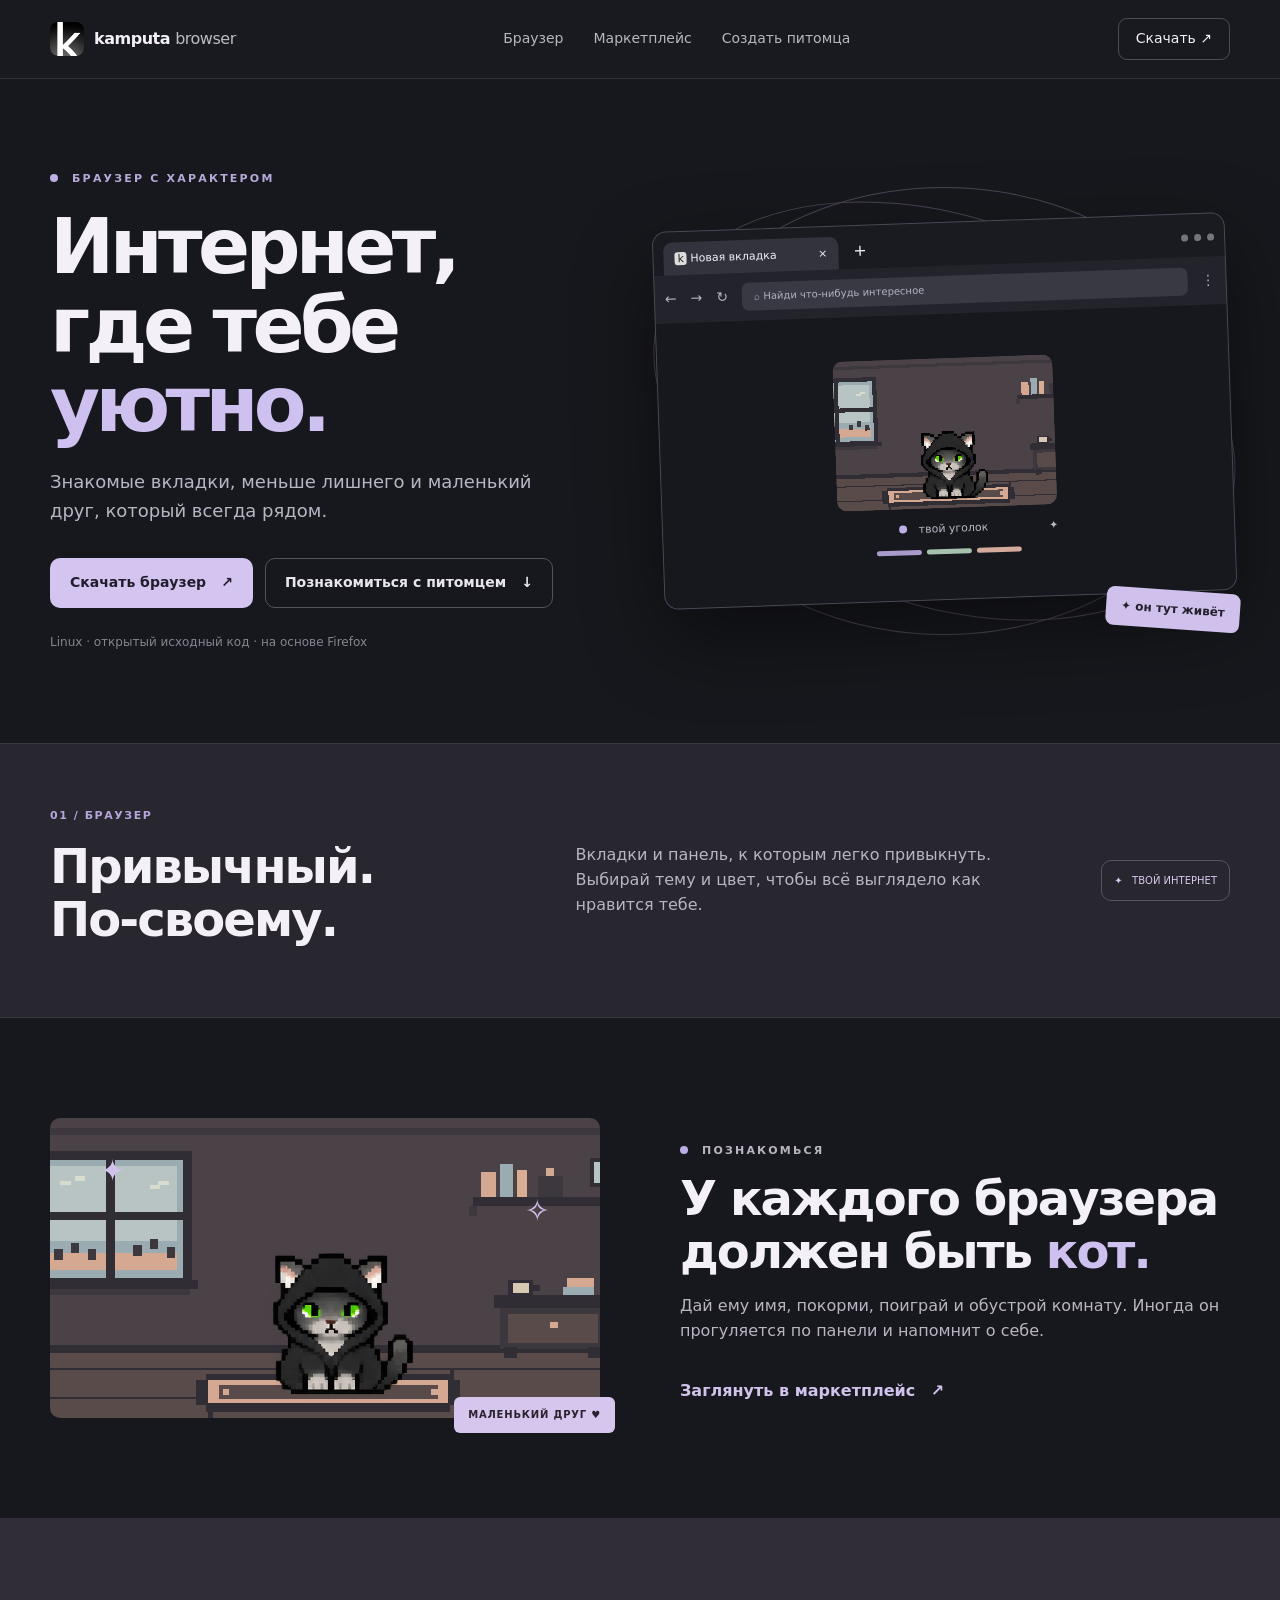
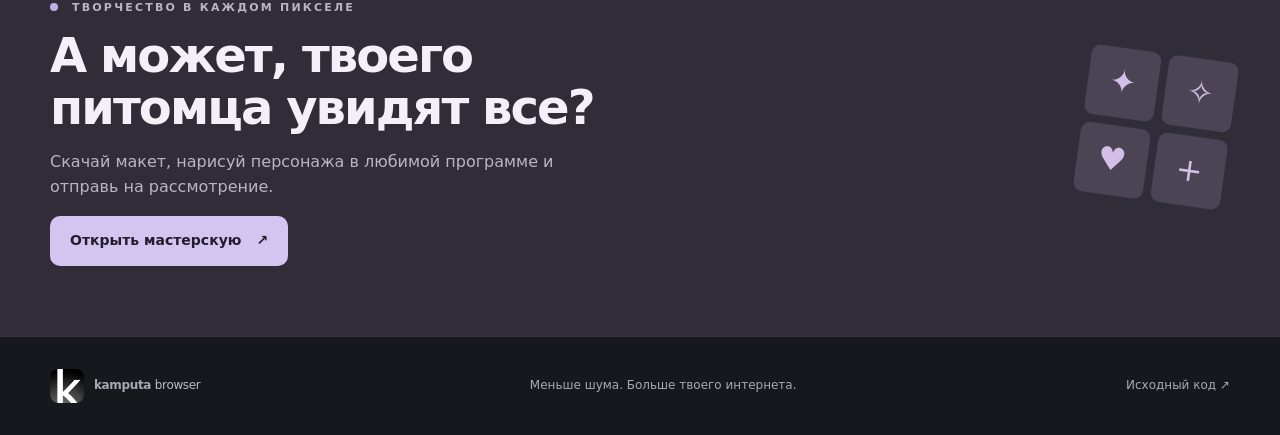
<file: index.html>
<!doctype html>
<html lang="ru"><head><meta charset="utf-8"><meta name="viewport" content="width=device-width,initial-scale=1"><meta name="theme-color" content="#17191e"><meta name="description" content="Браузер с открытым исходным кодом и маленьким питомцем, который всегда рядом."><title>kamputa browser — интернет, где тебе уютно</title><link rel="icon" href="assets/logo.png"><link rel="stylesheet" href="site.css"><script src="site.js" defer></script></head>
<body><header class="header"><div class="wrap header-inner"><a class="brand" href="./" aria-label="kamputa browser, главная"><img src="assets/logo.png" alt=""><span>kamputa <b>browser</b></span></a><nav aria-label="Навигация"><a href="#browser">Браузер</a><a href="market.html">Маркетплейс</a><a href="studio.html">Создать питомца</a></nav><a class="nav-download" href="https://github.com/Artemnuhka/kamputa-browser/releases/latest">Скачать <span aria-hidden="true">↗</span></a></div></header>
<main><section class="hero wrap"><div class="hero-copy"><p class="eyebrow"><span></span> БРАУЗЕР С ХАРАКТЕРОМ</p><h1>Интернет,<br>где тебе <em>уютно.</em></h1><p class="lead">Знакомые вкладки, меньше лишнего и маленький друг, который всегда рядом.</p><div class="hero-actions"><a class="button primary" href="https://github.com/Artemnuhka/kamputa-browser/releases/latest">Скачать браузер <span aria-hidden="true">↗</span></a><a class="button outline" href="#friend">Познакомиться с питомцем <span aria-hidden="true">↓</span></a></div><p class="hero-note">Linux · открытый исходный код · на основе Firefox</p></div><div class="hero-art" aria-label="Питомец kamputa browser в своей комнате"><div class="orbit orbit-one"></div><div class="orbit orbit-two"></div><div class="pixel-spark spark-a"></div><div class="pixel-spark spark-b"></div><div class="browser-mock"><div class="mock-top"><div class="mock-tab"><span class="tiny-logo">k</span> Новая вкладка <span class="tab-x">×</span></div><span class="mock-plus">+</span><div class="mock-controls"><i></i><i></i><i></i></div></div><div class="mock-bar"><span>←</span><span>→</span><span>↻</span><div class="mock-url"><span>⌕</span> Найди что-нибудь интересное</div><span>⋮</span></div><div class="mock-page"><div class="mock-room"><div class="cat-sprite" aria-hidden="true"></div></div><div class="mock-caption"><span class="status-dot"></span> твой уголок <span>✦</span></div><div class="mock-meter"><i></i><i></i><i></i></div></div></div><div class="floating-tag">✦ <span>он тут живёт</span></div></div></section>
<section id="browser" class="feature-strip"><div class="wrap strip-grid"><div><span>01 / БРАУЗЕР</span><h2>Привычный.<br>По-своему.</h2></div><p>Вкладки и панель, к которым легко привыкнуть. Выбирай тему и цвет, чтобы всё выглядело как нравится тебе.</p><div class="strip-chip">✦ &nbsp; ТВОЙ ИНТЕРНЕТ</div></div></section>
<section id="friend" class="friend wrap"><div class="friend-art"><div class="friend-room"><div class="cat-sprite large"></div><span class="friend-pixel star1">✦</span><span class="friend-pixel star2">✧</span></div><div class="pixel-label">МАЛЕНЬКИЙ ДРУГ <span>♥</span></div></div><div class="friend-copy"><p class="eyebrow"><span></span> ПОЗНАКОМЬСЯ</p><h2>У каждого браузера<br>должен быть <em>кот.</em></h2><p>Дай ему имя, покорми, поиграй и обустрой комнату. Иногда он прогуляется по панели и напомнит о себе.</p><a class="text-link" href="market.html">Заглянуть в маркетплейс <span>↗</span></a></div></section>
<section class="create-band"><div class="wrap create-inner"><div><p class="eyebrow"><span></span> ТВОРЧЕСТВО В КАЖДОМ ПИКСЕЛЕ</p><h2>А может, твоего<br>питомца увидят все?</h2><p>Скачай макет, нарисуй персонажа в любимой программе и отправь на рассмотрение.</p><a class="button pale" href="studio.html">Открыть мастерскую <span aria-hidden="true">↗</span></a></div><div class="pixel-grid" aria-hidden="true"><span>✦</span><span>✧</span><span>♥</span><span>+</span></div></div></section></main>
<footer><div class="wrap footer-inner"><a class="brand" href="./"><img src="assets/logo.png" alt=""><span>kamputa <b>browser</b></span></a><p>Меньше шума. Больше твоего интернета.</p><a href="https://github.com/Artemnuhka/kamputa-browser">Исходный код ↗</a></div></footer></body></html>
</file>
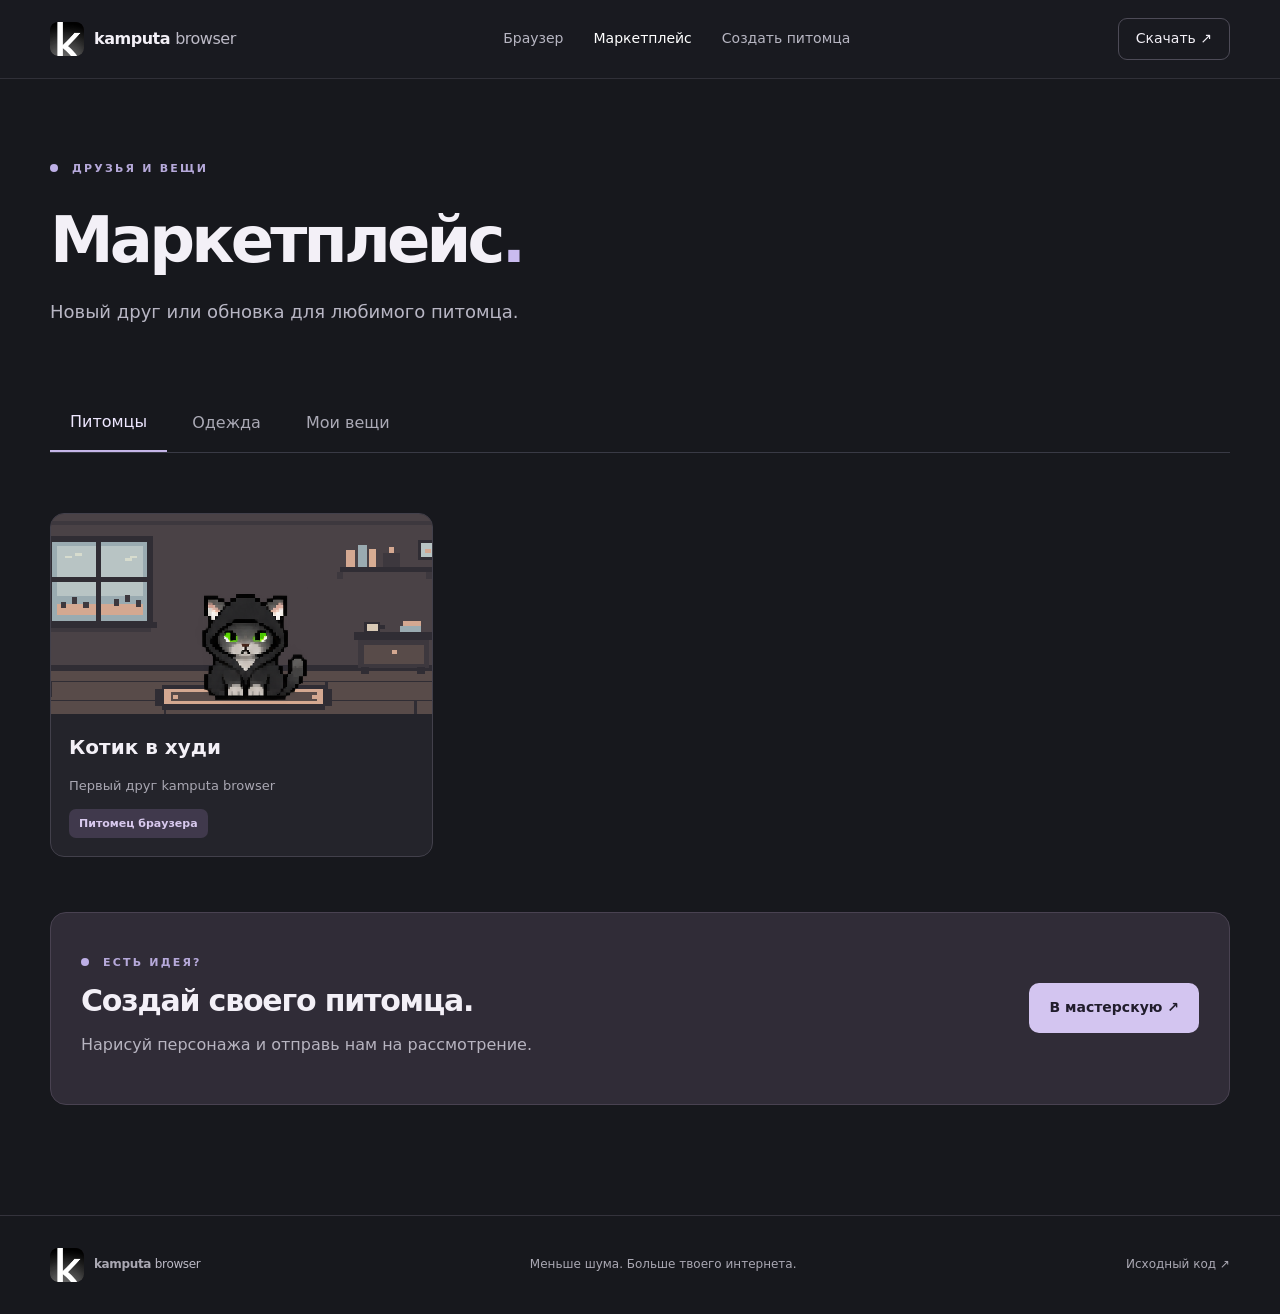
<file: market.html>
<!doctype html><html lang="ru"><head><meta charset="utf-8"><meta name="viewport" content="width=device-width,initial-scale=1"><meta name="theme-color" content="#17191e"><title>Маркетплейс — kamputa browser</title><link rel="icon" href="assets/logo.png"><link rel="stylesheet" href="site.css"><script src="site.js" defer></script><script src="market.js" defer></script></head><body><header class="header"><div class="wrap header-inner"><a class="brand" href="./"><img src="assets/logo.png" alt=""><span>kamputa <b>browser</b></span></a><nav aria-label="Навигация"><a href="./#browser">Браузер</a><a href="market.html" aria-current="page">Маркетплейс</a><a href="studio.html">Создать питомца</a></nav><a class="nav-download" href="https://github.com/Artemnuhka/kamputa-browser/releases/latest">Скачать ↗</a></div></header><main class="wrap inner-page"><p class="eyebrow"><span></span> ДРУЗЬЯ И ВЕЩИ</p><div class="page-heading"><div><h1>Маркетплейс<span class="accent-dot">.</span></h1><p class="lead">Новый друг или обновка для любимого питомца.</p></div><button id="account" class="button outline" type="button" hidden>Войти</button></div><div class="market-nav" role="tablist" aria-label="Каталог"><button type="button" role="tab" aria-selected="true" data-category="pets">Питомцы</button><button type="button" role="tab" aria-selected="false" data-category="clothes">Одежда</button><button type="button" role="tab" aria-selected="false" data-category="owned">Мои вещи</button></div><div id="market-status" class="market-status" role="status">Загружаем каталог…</div><div id="market-grid" class="market-grid"></div><div class="market-create"><div><p class="eyebrow"><span></span> ЕСТЬ ИДЕЯ?</p><h2>Создай своего питомца.</h2><p>Нарисуй персонажа и отправь нам на рассмотрение.</p></div><a class="button pale" href="studio.html">В мастерскую ↗</a></div></main><footer><div class="wrap footer-inner"><a class="brand" href="./"><img src="assets/logo.png" alt=""><span>kamputa <b>browser</b></span></a><p>Меньше шума. Больше твоего интернета.</p><a href="https://github.com/Artemnuhka/kamputa-browser">Исходный код ↗</a></div></footer></body></html>
</file>
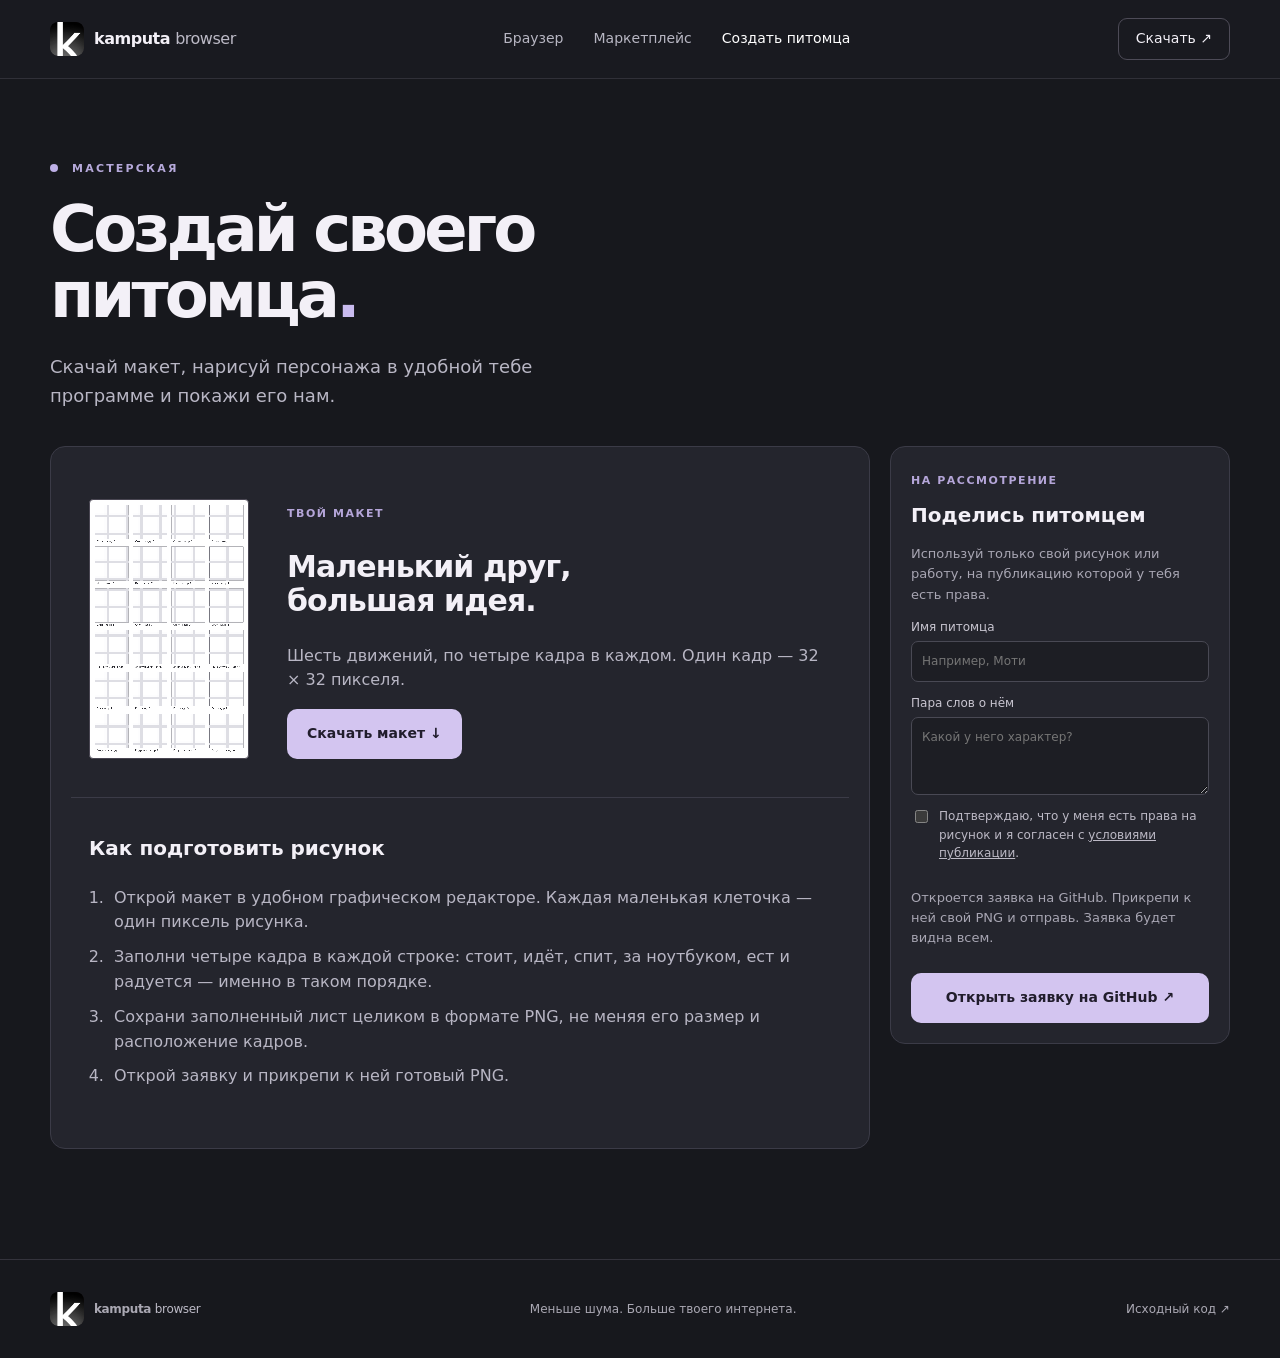
<file: studio.html>
<!doctype html><html lang="ru"><head><meta charset="utf-8"><meta name="viewport" content="width=device-width,initial-scale=1"><meta name="theme-color" content="#17191e"><title>Мастерская — kamputa browser</title><link rel="icon" href="assets/logo.png"><link rel="stylesheet" href="site.css"><script src="studio.js" defer></script></head><body><header class="header"><div class="wrap header-inner"><a class="brand" href="./"><img src="assets/logo.png" alt=""><span>kamputa <b>browser</b></span></a><nav aria-label="Навигация"><a href="./#browser">Браузер</a><a href="market.html">Маркетплейс</a><a href="studio.html" aria-current="page">Создать питомца</a></nav><a class="nav-download" href="https://github.com/Artemnuhka/kamputa-browser/releases/latest">Скачать ↗</a></div></header><main class="wrap inner-page studio-page"><p class="eyebrow"><span></span> МАСТЕРСКАЯ</p><h1>Создай своего<br>питомца<span class="accent-dot">.</span></h1><p class="lead">Скачай макет, нарисуй персонажа в удобной тебе программе и покажи его нам.</p><div class="studio-layout"><section class="editor-card"><div class="template-preview"><div class="template-grid" aria-hidden="true"></div><div><span class="side-kicker">ТВОЙ МАКЕТ</span><h2>Маленький друг,<br>большая идея.</h2><p>Шесть движений, по четыре кадра в каждом. Один кадр — 32 × 32 пикселя.</p><a class="button primary" href="assets/pet-template.png" download="kamputa-pet-template.png">Скачать макет ↓</a></div></div><div class="template-instructions"><h2>Как подготовить рисунок</h2><ol><li>Открой макет в удобном графическом редакторе. Каждая маленькая клеточка — один пиксель рисунка.</li><li>Заполни четыре кадра в каждой строке: стоит, идёт, спит, за ноутбуком, ест и радуется — именно в таком порядке.</li><li>Сохрани заполненный лист целиком в формате PNG, не меняя его размер и расположение кадров.</li><li>Открой заявку и прикрепи к ней готовый PNG.</li></ol></div></section><aside class="studio-side"><div class="side-card"><span class="side-kicker">НА РАССМОТРЕНИЕ</span><h2>Поделись питомцем</h2><p>Используй только свой рисунок или работу, на публикацию которой у тебя есть права.</p><form id="submit-form"><label>Имя питомца<input id="pet-name" required maxlength="48" autocomplete="off" placeholder="Например, Моти"></label><label>Пара слов о нём<textarea id="pet-description" maxlength="300" rows="3" placeholder="Какой у него характер?"></textarea></label><label class="agreement"><input id="agree" type="checkbox" required><span>Подтверждаю, что у меня есть права на рисунок и я согласен с <a href="terms.html">условиями публикации</a>.</span></label><p>Откроется заявка на GitHub. Прикрепи к ней свой PNG и отправь. Заявка будет видна всем.</p><button class="button primary full" type="submit">Открыть заявку на GitHub ↗</button></form></div></aside></div></main><footer><div class="wrap footer-inner"><a class="brand" href="./"><img src="assets/logo.png" alt=""><span>kamputa <b>browser</b></span></a><p>Меньше шума. Больше твоего интернета.</p><a href="https://github.com/Artemnuhka/kamputa-browser">Исходный код ↗</a></div></footer></body></html>
</file>
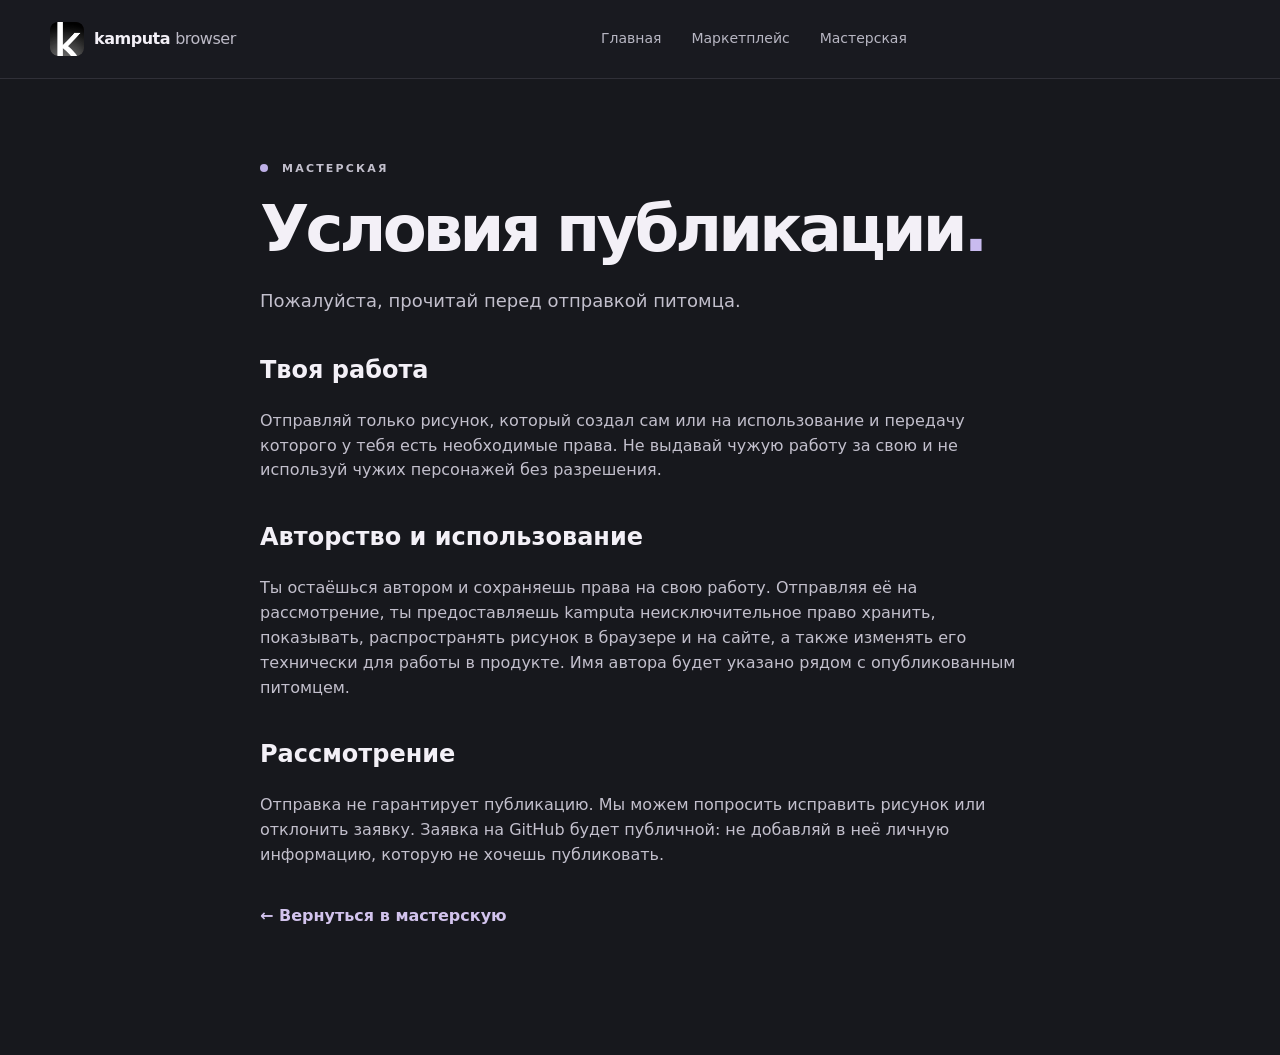
<file: terms.html>
<!doctype html><html lang="ru"><head><meta charset="utf-8"><meta name="viewport" content="width=device-width,initial-scale=1"><meta name="theme-color" content="#17181e"><title>Условия публикации — kamputa browser</title><link rel="icon" href="assets/logo.png"><link rel="stylesheet" href="site.css"></head><body><header class="header"><div class="wrap header-inner"><a class="brand" href="./"><img src="assets/logo.png" alt=""><span>kamputa <b>browser</b></span></a><nav><a href="./">Главная</a><a href="market.html">Маркетплейс</a><a href="studio.html">Мастерская</a></nav></div></header><main class="wrap inner-page legal"><p class="eyebrow"><span></span> МАСТЕРСКАЯ</p><h1>Условия публикации<span class="accent-dot">.</span></h1><p class="lead">Пожалуйста, прочитай перед отправкой питомца.</p><h2>Твоя работа</h2><p>Отправляй только рисунок, который создал сам или на использование и передачу которого у тебя есть необходимые права. Не выдавай чужую работу за свою и не используй чужих персонажей без разрешения.</p><h2>Авторство и использование</h2><p>Ты остаёшься автором и сохраняешь права на свою работу. Отправляя её на рассмотрение, ты предоставляешь kamputa неисключительное право хранить, показывать, распространять рисунок в браузере и на сайте, а также изменять его технически для работы в продукте. Имя автора будет указано рядом с опубликованным питомцем.</p><h2>Рассмотрение</h2><p>Отправка не гарантирует публикацию. Мы можем попросить исправить рисунок или отклонить заявку. Заявка на GitHub будет публичной: не добавляй в неё личную информацию, которую не хочешь публиковать.</p><p><a class="text-link" href="studio.html">← Вернуться в мастерскую</a></p></main></body></html>
</file>
<file: site.css>
:root{color-scheme:dark;--bg:#17181d;--panel:#25262d;--muted:#a4a4b2;--line:#393a45;--accent:#c9bbef;--text:#f3f0f7}*{box-sizing:border-box}html{scroll-behavior:smooth;overflow-x:hidden}body{margin:0;background:var(--bg);color:var(--text);font:16px/1.55 system-ui,-apple-system,sans-serif}a{color:inherit;text-decoration:none}button,input,textarea{font:inherit}button{cursor:pointer}.wrap{width:min(1180px,calc(100% - 48px));margin:auto}.header{border-bottom:1px solid #303038;background:#191a20}.header-inner{min-height:78px;display:flex;align-items:center;gap:42px}.brand{display:inline-flex;align-items:center;gap:10px;font-weight:800;white-space:nowrap;letter-spacing:-.03em}.brand img{width:34px;height:34px;object-fit:contain;border-radius:8px}.brand b{font-weight:400;color:#bcbac6}.header nav{display:flex;gap:30px;margin:auto;color:#b7b6c2;font-size:14px}.header nav a:hover,.header nav [aria-current]{color:#fff}.nav-download{font-size:14px;border:1px solid #4d4b57;padding:9px 17px;border-radius:9px}.hero{min-height:620px;display:grid;grid-template-columns:1fr 1fr;gap:35px;align-items:center;padding-block:80px}.eyebrow{font-size:11px;font-weight:800;letter-spacing:.2em;color:#b6a9da}.eyebrow span,.status-dot{display:inline-block;background:#bdafe6;width:8px;height:8px;border-radius:50%;margin-right:8px}.hero h1,.inner-page h1{font-size:clamp(44px,6vw,78px);line-height:1.03;letter-spacing:-.06em;margin:20px 0 24px}em{font-style:normal;color:#cfc1ef}.accent-dot{color:var(--accent)}.lead{font-size:18px;line-height:1.6;color:#b8b6c4;max-width:510px}.hero-actions{display:flex;gap:12px;flex-wrap:wrap;margin-top:32px}.button{display:inline-flex;justify-content:center;align-items:center;gap:15px;border:1px solid transparent;border-radius:10px;padding:13px 19px;font-weight:700;font-size:14px}.primary,.pale{background:#d3c5f0;color:#211d2c}.button:hover{filter:brightness(1.08)}.outline{border-color:#55515f;color:#e8e5ed;background:transparent}.hero-note{color:#858492;font-size:12px;margin-top:25px}.hero-art{position:relative;padding:35px 0}.browser-mock{position:relative;border:1px solid #484955;border-radius:14px;background:#23242b;box-shadow:0 30px 80px #0007;overflow:hidden;transform:rotate(-2deg)}.mock-top{height:43px;background:#1a1b20;display:flex;align-items:end;padding:0 10px;gap:15px}.mock-tab{background:#32333c;border-radius:9px 9px 0 0;padding:8px 11px;font-size:11px;width:175px}.tiny-logo{background:#ddd;color:#222;padding:0 3px;border-radius:3px}.tab-x{float:right}.mock-plus{padding-bottom:5px}.mock-controls{margin-left:auto;display:flex;gap:6px;padding-bottom:16px}.mock-controls i{width:7px;height:7px;border-radius:50%;background:#74747d}.mock-bar{display:flex;align-items:center;gap:14px;padding:10px;font-size:14px;color:#b3b3c2}.mock-url{flex:1;background:#383943;border-radius:7px;padding:6px 12px;font-size:10px}.mock-page{height:285px;background:#17181e;display:grid;place-content:center;text-align:center}.mock-room,.friend-room{position:relative;background:#383541 url('assets/room.svg') center/cover;border-radius:10px;overflow:hidden}.mock-room{width:220px;height:150px}.cat-sprite{position:absolute;bottom:3%;left:50%;transform:translateX(-50%);width:96px;height:96px;background-image:url('assets/cat.png');background-size:400% 600%;background-position:0 0;image-rendering:pixelated}.mock-caption{font-size:11px;color:#bbb9c8;margin-top:12px}.mock-caption span:last-child{float:right}.mock-meter{display:flex;gap:5px;justify-content:center;margin-top:12px}.mock-meter i{height:5px;width:45px;border-radius:4px;background:#a99acb}.mock-meter i:nth-child(2){background:#a6c2af}.mock-meter i:nth-child(3){background:#d4aa9d}.floating-tag{position:absolute;right:-10px;bottom:6px;background:#cfc0ec;color:#25202e;padding:10px 15px;border-radius:8px;font-size:12px;font-weight:700;transform:rotate(4deg)}.orbit{position:absolute;border:1px solid #484453;border-radius:50%;inset:0}.orbit-two{inset:30px -15px;transform:rotate(20deg)}.pixel-spark{position:absolute;color:#d2c4ed}.spark-a:after{content:'✦';font-size:28px}.spark-b{right:0;bottom:0}.spark-b:after{content:'✧';font-size:32px}.feature-strip{background:#28262f;border-block:1px solid #393640}.strip-grid{padding:58px 0;display:grid;grid-template-columns:1fr 1fr auto;align-items:center;gap:40px}.strip-grid span,.side-kicker{font-size:11px;letter-spacing:.14em;color:#b5a6d9;font-weight:800}.strip-grid h2,.friend h2,.create-band h2,.market-create h2{font-size:clamp(30px,4vw,48px);line-height:1.1;letter-spacing:-.04em;margin:13px 0}.strip-grid p,.friend-copy p,.create-band p{color:#b9b5c2}.strip-chip{padding:12px;border:1px solid #585264;border-radius:10px;font-size:10px;color:#d6c7ee;white-space:nowrap}.friend{display:grid;grid-template-columns:1fr 1fr;align-items:center;gap:80px;padding-block:100px}.friend-art{position:relative}.friend-room{height:300px}.cat-sprite.large{width:200px;height:200px;bottom:5%}.friend-pixel{position:absolute;color:#d1c2ed;font-size:30px}.star1{top:30px;left:50px}.star2{right:50px;top:70px}.pixel-label{position:absolute;bottom:-15px;right:-15px;background:#d6c5ed;color:#28232e;padding:10px 14px;border-radius:6px;font-weight:800;font-size:10px;letter-spacing:.08em}.text-link{display:inline-block;margin-top:20px;color:#d2c3ed;font-weight:700}.text-link span{margin-left:10px}.create-band{background:#312d38}.create-inner{display:flex;justify-content:space-between;align-items:center;gap:30px;padding-block:70px}.create-inner p:not(.eyebrow){max-width:520px}.pixel-grid{display:grid;grid-template-columns:repeat(2,70px);gap:8px;transform:rotate(8deg)}.pixel-grid span{display:grid;place-items:center;background:#4b4454;color:#d3bfe7;height:70px;font-size:32px;border-radius:9px}footer{border-top:1px solid #34333c}.footer-inner{display:flex;align-items:center;justify-content:space-between;gap:20px;padding-block:32px;font-size:12px;color:#aaa8b3}.footer-inner p{margin:0}.inner-page{padding-block:70px 110px}.inner-page h1{font-size:clamp(44px,5vw,65px)}.page-heading{display:flex;justify-content:space-between;align-items:end}.market-nav{display:flex;gap:5px;border-bottom:1px solid var(--line);margin-top:50px}.market-nav button{background:none;border:0;color:#aaa9b5;padding:15px 20px}.market-nav button[aria-selected=true]{color:#eee7ff;border-bottom:2px solid #c6b6e9}.market-status{color:#b5b3c0;padding:30px 0}.market-grid{display:grid;grid-template-columns:repeat(3,1fr);gap:16px}.market-create{margin-top:55px;padding:30px;background:#302c37;border:1px solid #494251;border-radius:16px;display:flex;align-items:center;justify-content:space-between;gap:20px}.market-create h2{font-size:30px}.market-create p:not(.eyebrow){color:#b7b4c0}.studio-layout{display:grid;grid-template-columns:minmax(0,1fr) 340px;gap:20px;margin-top:36px}.editor-card,.side-card{background:#24252d;border:1px solid #3b3b47;border-radius:15px;padding:20px}.editor-head,.editor-bottom{display:flex;align-items:center;justify-content:space-between;gap:10px;flex-wrap:wrap}.editor-head small{display:block;color:#9998a7}.canvas-tools{display:flex;gap:5px;flex-wrap:wrap}.tool,.file-button,.color-picker{background:#35353f;color:#e8e7ef;border:1px solid transparent;border-radius:7px;padding:8px 10px;font-size:12px;cursor:pointer}.tool.active{background:#cbbce8;color:#24212d}.color-picker{display:flex;align-items:center;gap:5px}.color-picker input{width:23px;height:23px;padding:0;border:0;background:transparent}.canvas-wrap{display:grid;place-items:center;margin:20px 0;background:#1b1c22;border-radius:10px;min-height:400px;padding:20px;background-image:linear-gradient(45deg,#24252c 25%,transparent 25%),linear-gradient(-45deg,#24252c 25%,transparent 25%),linear-gradient(45deg,transparent 75%,#24252c 75%),linear-gradient(-45deg,transparent 75%,#24252c 75%);background-size:24px 24px;background-position:0 0,0 12px,12px -12px,-12px 0}canvas{width:min(100%,384px);aspect-ratio:1;image-rendering:pixelated;touch-action:none;cursor:crosshair;border:1px solid #74727d}.editor-message,#submit-status{font-size:13px;color:#c4b5dd;min-height:1em}.studio-side{display:grid;gap:16px;align-content:start}.side-card h2{font-size:20px;margin:8px 0}.side-card p{color:#a8a6b3;font-size:13px}.frame-list{display:grid;gap:8px}.frame-row{display:grid;grid-template-columns:1fr repeat(4,30px);gap:4px;align-items:center;font-size:12px;color:#bfbdc9}.frame-row button{border:1px solid #494955;background:#31323a;color:#c2c0cd;border-radius:5px;height:30px}.frame-row button.active{background:#cbbce8;color:#292331}.side-card form{display:grid;gap:12px}.side-card label:not(.agreement){display:grid;gap:5px;font-size:12px;color:#c9c6d1}.side-card input:not([type=checkbox]),textarea{background:#1d1e24;border:1px solid #494954;border-radius:7px;padding:10px;color:#f3f0f7;width:100%}.agreement{display:flex;gap:8px;font-size:12px;color:#bcb9c5}.agreement input{align-self:start}.agreement a{text-decoration:underline}.full{width:100%}.small{padding:9px 12px;font-size:12px}.legal{max-width:760px}.legal h2{margin-top:36px}.legal p,.legal li{color:#c2bfcc}@media(max-width:800px){.header-inner{gap:14px;flex-wrap:wrap;padding:14px 0}.header nav{order:3;width:100%;justify-content:space-between;gap:10px}.nav-download{margin-left:auto}.hero{grid-template-columns:1fr;padding-block:50px}.hero-art{max-width:570px}.strip-grid{grid-template-columns:1fr;gap:10px}.strip-chip{width:max-content}.friend{grid-template-columns:1fr;gap:40px;padding-block:70px}.studio-layout{grid-template-columns:1fr}.market-grid{grid-template-columns:1fr 1fr}.footer-inner{flex-wrap:wrap}.canvas-wrap{min-height:320px}.create-inner{align-items:start}.pixel-grid{grid-template-columns:repeat(2,45px)}.pixel-grid span{height:45px}}@media(max-width:480px){.wrap{width:calc(100% - 28px)}.header nav{font-size:12px}.hero h1{font-size:48px}.hero-art{padding:12px 0}.mock-page{height:220px}.market-create,.create-inner{display:block}.pixel-grid{display:none}.market-grid{grid-template-columns:1fr}.editor-card{padding:12px}.canvas-wrap{min-height:260px}.frame-row{grid-template-columns:1fr repeat(4,30px)}}
.template-preview{display:flex;align-items:center;gap:38px;padding:32px 18px 38px}.template-preview h2{font-size:30px;line-height:1.15;letter-spacing:-.03em}.template-preview p,.template-instructions li{color:#b8b6c4}.template-grid{flex:none;width:160px;height:240px;background:#1b1c22 url('assets/pet-template.png') center/contain no-repeat;image-rendering:pixelated;border:1px solid #494652;border-radius:4px}.template-instructions{border-top:1px solid #3b3b47;padding:18px}.template-instructions h2{font-size:20px}.template-instructions ol{padding-left:20px}.template-instructions li{padding:5px 0 5px 5px}@media(max-width:560px){.template-preview{flex-direction:column;align-items:start}.template-grid{width:128px;height:192px}}

.template-grid{width:160px;height:260px;background-color:#fff;background-size:100% 100%} @media(max-width:560px){.template-grid{width:128px;height:208px}}
.market-card{overflow:hidden;border:1px solid #42404b;border-radius:14px;background:#24242b}.market-card-image{height:200px;position:relative;background:#36323c url('assets/room.svg') center/cover}.catalog-cat{position:absolute;bottom:8px;left:50%;transform:translateX(-50%);width:150px;height:150px;background:url('assets/cat.png') 0 0/400% 600%;image-rendering:pixelated}.market-card-content{padding:18px}.market-card-content h2{font-size:20px;margin:0}.market-card-content p{color:#a9a7b2;font-size:13px}.market-badge{display:inline-block;color:#d8c9ee;background:#40394c;padding:6px 10px;border-radius:7px;font-size:11px;font-weight:700}
[hidden]{display:none!important}
</file>
